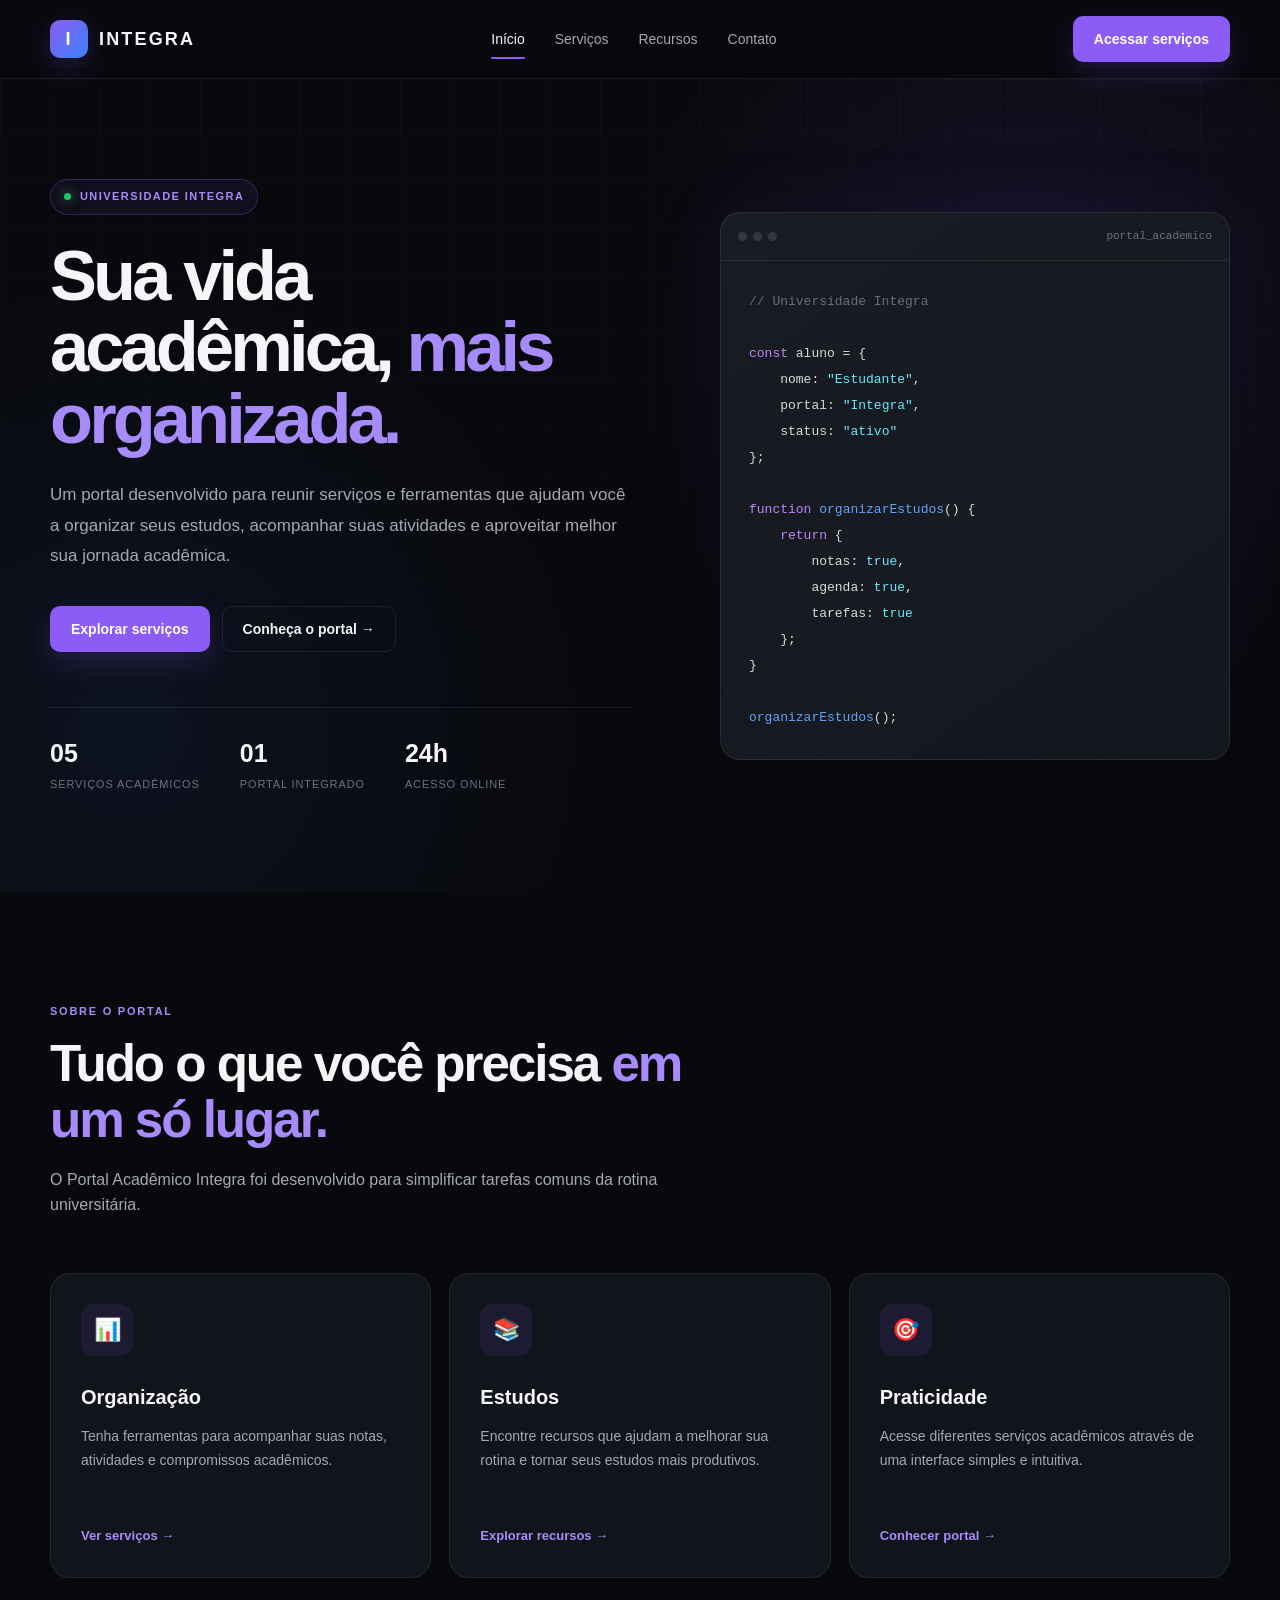
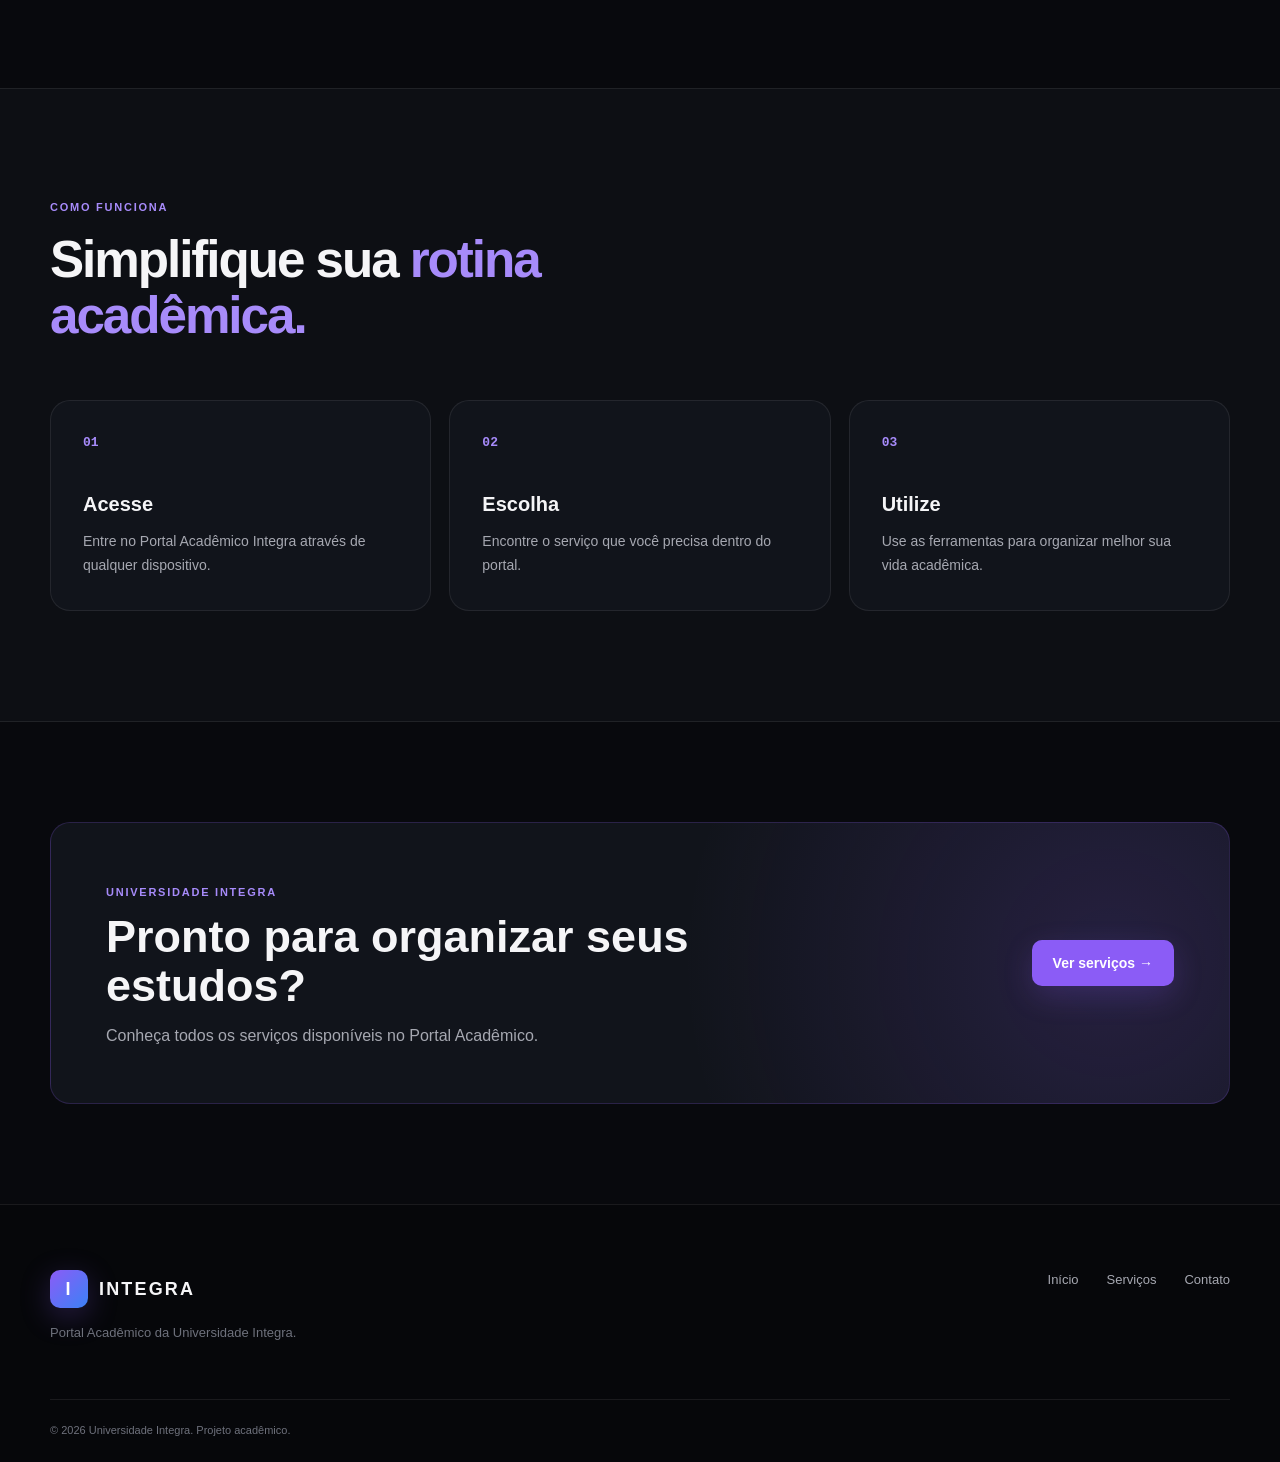
<file: index.html>
<!DOCTYPE html>
<html lang="pt-BR">
<head>
    <meta charset="UTF-8">
    <meta name="viewport" content="width=device-width, initial-scale=1.0">
    <meta name="description" content="Portal Acadêmico da Universidade Integra. Serviços e ferramentas para facilitar sua vida acadêmica.">
    <title>Integra | Portal Acadêmico</title>
    <link rel="stylesheet" href="css/estilo.css">
</head>

<body>

    <!-- HEADER -->
    <header class="header">
        <div class="container nav-container">

            <a href="index.html" class="logo">
                <span class="logo-icon">I</span>
                <span>INTEGRA</span>
            </a>

            <nav class="nav">
                <a href="index.html" class="nav-link active">Início</a>
                <a href="servicos.html" class="nav-link">Serviços</a>
                <a href="servicos.html" class="nav-link">Recursos</a>
                <a href="contato.html" class="nav-link">Contato</a>
            </nav>

            <a href="servicos.html" class="btn btn-primary">
                Acessar serviços
            </a>

        </div>
    </header>

    <!-- HERO -->
    <main>

        <section class="hero">
            <div class="container hero-grid">

                <div class="hero-content">

                    <div class="hero-badge">
                        <span></span>
                        UNIVERSIDADE INTEGRA
                    </div>

                    <h1>
                        Sua vida acadêmica,
                        <span>mais organizada.</span>
                    </h1>

                    <p class="hero-description">
                        Um portal desenvolvido para reunir serviços e ferramentas
                        que ajudam você a organizar seus estudos, acompanhar suas
                        atividades e aproveitar melhor sua jornada acadêmica.
                    </p>

                    <div class="hero-actions">
                        <a href="servicos.html" class="btn btn-primary">
                            Explorar serviços
                        </a>

                        <a href="#sobre" class="btn btn-secondary">
                            Conheça o portal →
                        </a>
                    </div>

                    <div class="hero-stats">

                        <div class="hero-stat">
                            <strong>05</strong>
                            <span>Serviços acadêmicos</span>
                        </div>

                        <div class="hero-stat">
                            <strong>01</strong>
                            <span>Portal integrado</span>
                        </div>

                        <div class="hero-stat">
                            <strong>24h</strong>
                            <span>Acesso online</span>
                        </div>

                    </div>

                </div>

                <!-- VISUAL -->
                <div class="hero-visual">

                    <div class="code-card">

                        <div class="code-header">
                            <div class="code-dots">
                                <span></span>
                                <span></span>
                                <span></span>
                            </div>

                            <span>portal_academico</span>
                        </div>

                        <div class="code-content">

<pre><span class="code-comment">// Universidade Integra</span>

<span class="code-keyword">const</span> aluno = {
    nome: <span class="code-string">"Estudante"</span>,
    portal: <span class="code-string">"Integra"</span>,
    status: <span class="code-string">"ativo"</span>
};

<span class="code-keyword">function</span> <span class="code-function">organizarEstudos</span>() {
    <span class="code-keyword">return</span> {
        notas: <span class="code-string">true</span>,
        agenda: <span class="code-string">true</span>,
        tarefas: <span class="code-string">true</span>
    };
}

<span class="code-function">organizarEstudos</span>();</pre>

                        </div>

                    </div>

                </div>

            </div>
        </section>


        <!-- SOBRE -->
        <section class="section" id="sobre">

            <div class="container">

                <div class="section-label">
                    SOBRE O PORTAL
                </div>

                <div class="section-heading">
                    <h2>
                        Tudo o que você precisa
                        <span>em um só lugar.</span>
                    </h2>

                    <p>
                        O Portal Acadêmico Integra foi desenvolvido para
                        simplificar tarefas comuns da rotina universitária.
                    </p>
                </div>

                <div class="career-grid">

                    <article class="career-card">

                        <div class="career-card-icon">
                            📊
                        </div>

                        <h3>Organização</h3>

                        <p>
                            Tenha ferramentas para acompanhar suas notas,
                            atividades e compromissos acadêmicos.
                        </p>

                        <a href="servicos.html">
                            Ver serviços →
                        </a>

                    </article>


                    <article class="career-card">

                        <div class="career-card-icon">
                            📚
                        </div>

                        <h3>Estudos</h3>

                        <p>
                            Encontre recursos que ajudam a melhorar sua
                            rotina e tornar seus estudos mais produtivos.
                        </p>

                        <a href="servicos.html">
                            Explorar recursos →
                        </a>

                    </article>


                    <article class="career-card">

                        <div class="career-card-icon">
                            🎯
                        </div>

                        <h3>Praticidade</h3>

                        <p>
                            Acesse diferentes serviços acadêmicos através
                            de uma interface simples e intuitiva.
                        </p>

                        <a href="servicos.html">
                            Conhecer portal →
                        </a>

                    </article>

                </div>

            </div>

        </section>


        <!-- COMO FUNCIONA -->
        <section class="process-section section">

            <div class="container">

                <div class="section-label">
                    COMO FUNCIONA
                </div>

                <div class="section-heading">
                    <h2>
                        Simplifique sua
                        <span>rotina acadêmica.</span>
                    </h2>
                </div>

                <div class="process-grid">

                    <div class="process-item">
                        <span class="process-number">01</span>

                        <h3>Acesse</h3>

                        <p>
                            Entre no Portal Acadêmico Integra através
                            de qualquer dispositivo.
                        </p>
                    </div>


                    <div class="process-item">
                        <span class="process-number">02</span>

                        <h3>Escolha</h3>

                        <p>
                            Encontre o serviço que você precisa
                            dentro do portal.
                        </p>
                    </div>


                    <div class="process-item">
                        <span class="process-number">03</span>

                        <h3>Utilize</h3>

                        <p>
                            Use as ferramentas para organizar melhor
                            sua vida acadêmica.
                        </p>
                    </div>

                </div>

            </div>

        </section>


        <!-- CTA -->
        <section class="cta-section">

            <div class="container">

                <div class="cta-card">

                    <div>
                        <span class="section-label">
                            UNIVERSIDADE INTEGRA
                        </span>

                        <h2>
                            Pronto para organizar
                            seus estudos?
                        </h2>

                        <p>
                            Conheça todos os serviços disponíveis no
                            Portal Acadêmico.
                        </p>
                    </div>

                    <a href="servicos.html" class="btn btn-primary">
                        Ver serviços →
                    </a>

                </div>

            </div>

        </section>

    </main>


    <!-- FOOTER -->
    <footer class="footer">

        <div class="container footer-container">

            <div class="footer-brand">

                <a href="index.html" class="logo">
                    <span class="logo-icon">I</span>
                    <span>INTEGRA</span>
                </a>

                <p>
                    Portal Acadêmico da Universidade Integra.
                </p>

            </div>

            <div class="footer-links">

                <a href="index.html">Início</a>
                <a href="servicos.html">Serviços</a>
                <a href="contato.html">Contato</a>

            </div>

        </div>

        <div class="container footer-bottom">
            <p>
                © 2026 Universidade Integra. Projeto acadêmico.
            </p>
        </div>

    </footer>

</body>
</html>
</file>
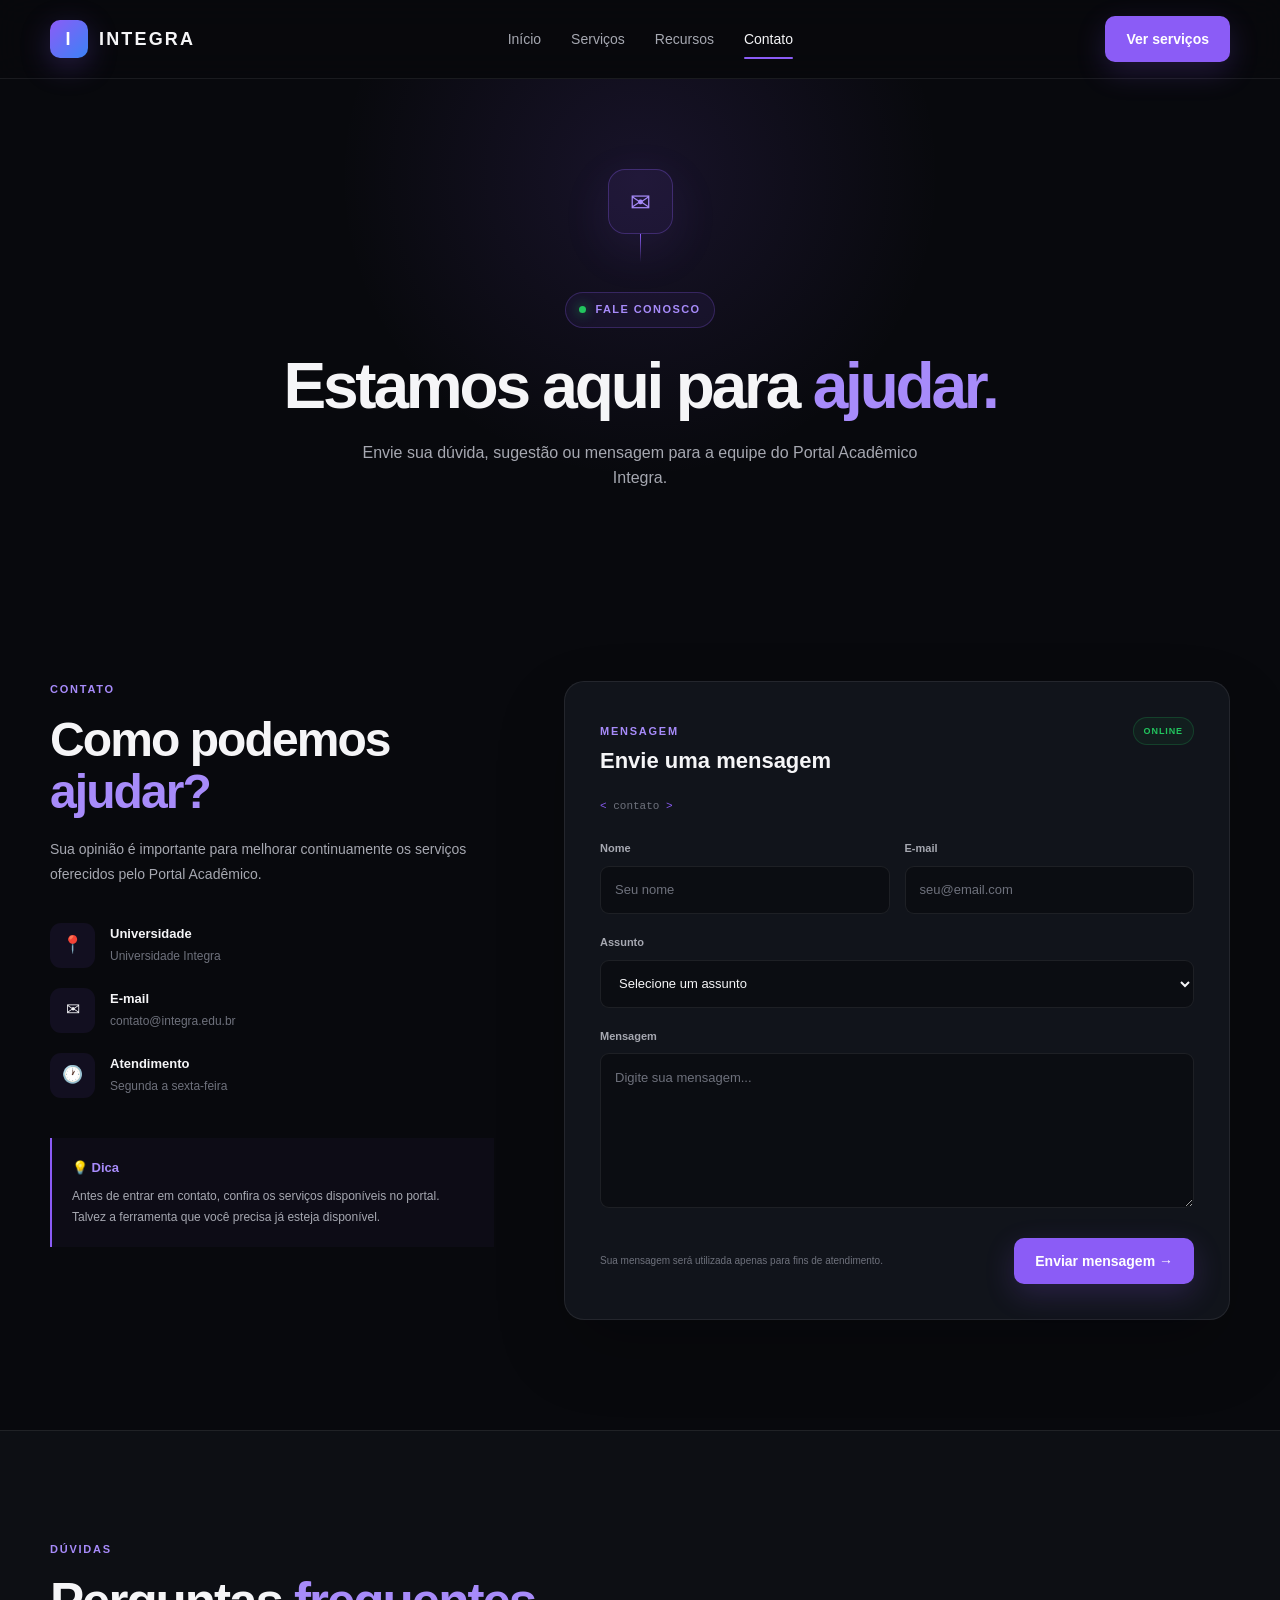
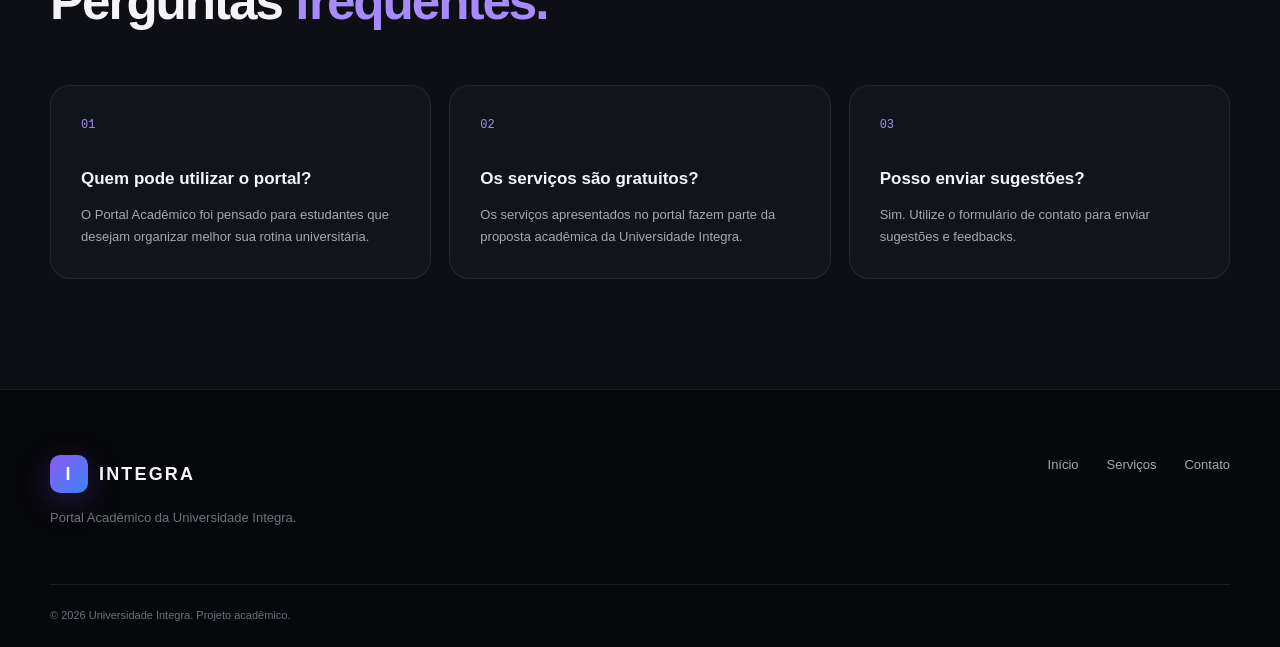
<file: contato.html>
<!DOCTYPE html>
<html lang="pt-BR">

<head>

    <meta charset="UTF-8">

    <meta name="viewport"
          content="width=device-width, initial-scale=1.0">

    <meta name="description"
          content="Entre em contato com a Universidade Integra.">

    <title>Contato | Integra</title>

    <link rel="stylesheet"
          href="css/estilo.css">

</head>

<body>

    <!-- HEADER -->
    <header class="header">

        <div class="container nav-container">

            <a href="index.html" class="logo">
                <span class="logo-icon">I</span>
                <span>INTEGRA</span>
            </a>

            <nav class="nav">

                <a href="index.html"
                   class="nav-link">
                    Início
                </a>

                <a href="servicos.html"
                   class="nav-link">
                    Serviços
                </a>

                <a href="servicos.html"
                   class="nav-link">
                    Recursos
                </a>

                <a href="contato.html"
                   class="nav-link active">
                    Contato
                </a>

            </nav>

            <a href="servicos.html"
               class="btn btn-primary">
                Ver serviços
            </a>

        </div>

    </header>


    <main>

        <!-- HERO CONTATO -->
        <section class="contact-hero">

            <div class="container">

                <div class="contact-hero-symbol">

                    <div class="contact-symbol-box">
                        <span>✉</span>
                    </div>

                    <div class="contact-symbol-line"></div>

                </div>


                <div class="hero-badge">
                    <span></span>
                    FALE CONOSCO
                </div>


                <h1>
                    Estamos aqui para
                    <span>ajudar.</span>
                </h1>


                <p>
                    Envie sua dúvida, sugestão ou mensagem para
                    a equipe do Portal Acadêmico Integra.
                </p>

            </div>

        </section>


        <!-- CONTATO -->
        <section class="contact-section section">

            <div class="container contact-container">


                <!-- INFORMAÇÕES -->
                <div class="contact-info">

                    <div class="section-label">
                        CONTATO
                    </div>

                    <h2>
                        Como podemos
                        <span>ajudar?</span>
                    </h2>

                    <p class="contact-description">
                        Sua opinião é importante para melhorar
                        continuamente os serviços oferecidos
                        pelo Portal Acadêmico.
                    </p>


                    <div class="contact-info-list">

                        <div class="contact-info-item">

                            <div class="contact-info-icon">
                                📍
                            </div>

                            <div>
                                <strong>Universidade</strong>

                                <span>
                                    Universidade Integra
                                </span>
                            </div>

                        </div>


                        <div class="contact-info-item">

                            <div class="contact-info-icon">
                                ✉
                            </div>

                            <div>
                                <strong>E-mail</strong>

                                <span>
                                    contato@integra.edu.br
                                </span>
                            </div>

                        </div>


                        <div class="contact-info-item">

                            <div class="contact-info-icon">
                                🕐
                            </div>

                            <div>
                                <strong>Atendimento</strong>

                                <span>
                                    Segunda a sexta-feira
                                </span>
                            </div>

                        </div>

                    </div>


                    <div class="contact-note">

                        <strong>💡 Dica</strong>

                        <p>
                            Antes de entrar em contato, confira os
                            serviços disponíveis no portal. Talvez
                            a ferramenta que você precisa já esteja
                            disponível.
                        </p>

                    </div>

                </div>


                <!-- FORMULÁRIO -->
                <div class="contact-form-wrapper">

                    <div class="form-header">

                        <div>

                            <span class="section-label">
                                MENSAGEM
                            </span>

                            <h3>
                                Envie uma mensagem
                            </h3>

                        </div>

                        <div class="form-status">
                            ONLINE
                        </div>

                    </div>


                    <div class="form-code">
                        <span>&lt;</span>
                        contato
                        <span>&gt;</span>
                    </div>


                    <form class="contact-form">


                        <div class="form-row">

                            <div class="form-group">

                                <label for="nome">
                                    Nome
                                </label>

                                <input
                                    type="text"
                                    id="nome"
                                    name="nome"
                                    placeholder="Seu nome"
                                    required
                                >

                            </div>


                            <div class="form-group">

                                <label for="email">
                                    E-mail
                                </label>

                                <input
                                    type="email"
                                    id="email"
                                    name="email"
                                    placeholder="seu@email.com"
                                    required
                                >

                            </div>

                        </div>


                        <div class="form-group">

                            <label for="assunto">
                                Assunto
                            </label>

                            <select
                                id="assunto"
                                name="assunto"
                                required
                            >

                                <option value="">
                                    Selecione um assunto
                                </option>

                                <option value="duvida">
                                    Dúvida
                                </option>

                                <option value="sugestao">
                                    Sugestão
                                </option>

                                <option value="problema">
                                    Problema com um serviço
                                </option>

                                <option value="feedback">
                                    Feedback
                                </option>

                                <option value="outro">
                                    Outro assunto
                                </option>

                            </select>

                        </div>


                        <div class="form-group">

                            <label for="mensagem">
                                Mensagem
                            </label>

                            <textarea
                                id="mensagem"
                                name="mensagem"
                                rows="6"
                                placeholder="Digite sua mensagem..."
                                required
                            ></textarea>

                        </div>


                        <div class="form-footer">

                            <span>
                                Sua mensagem será utilizada
                                apenas para fins de atendimento.
                            </span>

                            <button
                                type="submit"
                                class="btn btn-primary"
                            >
                                Enviar mensagem →
                            </button>

                        </div>

                    </form>

                </div>

            </div>

        </section>


        <!-- FAQ -->
        <section class="faq-section section">

            <div class="container">

                <div class="section-label">
                    DÚVIDAS
                </div>

                <div class="section-heading">

                    <h2>
                        Perguntas
                        <span>frequentes.</span>
                    </h2>

                </div>


                <div class="faq-grid">

                    <div class="faq-card">

                        <span class="faq-number">
                            01
                        </span>

                        <h3>
                            Quem pode utilizar o portal?
                        </h3>

                        <p>
                            O Portal Acadêmico foi pensado para
                            estudantes que desejam organizar melhor
                            sua rotina universitária.
                        </p>

                    </div>


                    <div class="faq-card">

                        <span class="faq-number">
                            02
                        </span>

                        <h3>
                            Os serviços são gratuitos?
                        </h3>

                        <p>
                            Os serviços apresentados no portal
                            fazem parte da proposta acadêmica da
                            Universidade Integra.
                        </p>

                    </div>


                    <div class="faq-card">

                        <span class="faq-number">
                            03
                        </span>

                        <h3>
                            Posso enviar sugestões?
                        </h3>

                        <p>
                            Sim. Utilize o formulário de contato
                            para enviar sugestões e feedbacks.
                        </p>

                    </div>

                </div>

            </div>

        </section>

    </main>


    <!-- FOOTER -->
    <footer class="footer">

        <div class="container footer-container">

            <div class="footer-brand">

                <a href="index.html" class="logo">
                    <span class="logo-icon">I</span>
                    <span>INTEGRA</span>
                </a>

                <p>
                    Portal Acadêmico da Universidade Integra.
                </p>

            </div>


            <div class="footer-links">

                <a href="index.html">
                    Início
                </a>

                <a href="servicos.html">
                    Serviços
                </a>

                <a href="contato.html">
                    Contato
                </a>

            </div>

        </div>


        <div class="container footer-bottom">

            <p>
                © 2026 Universidade Integra. Projeto acadêmico.
            </p>

        </div>

    </footer>

</body>
</html>
</file>
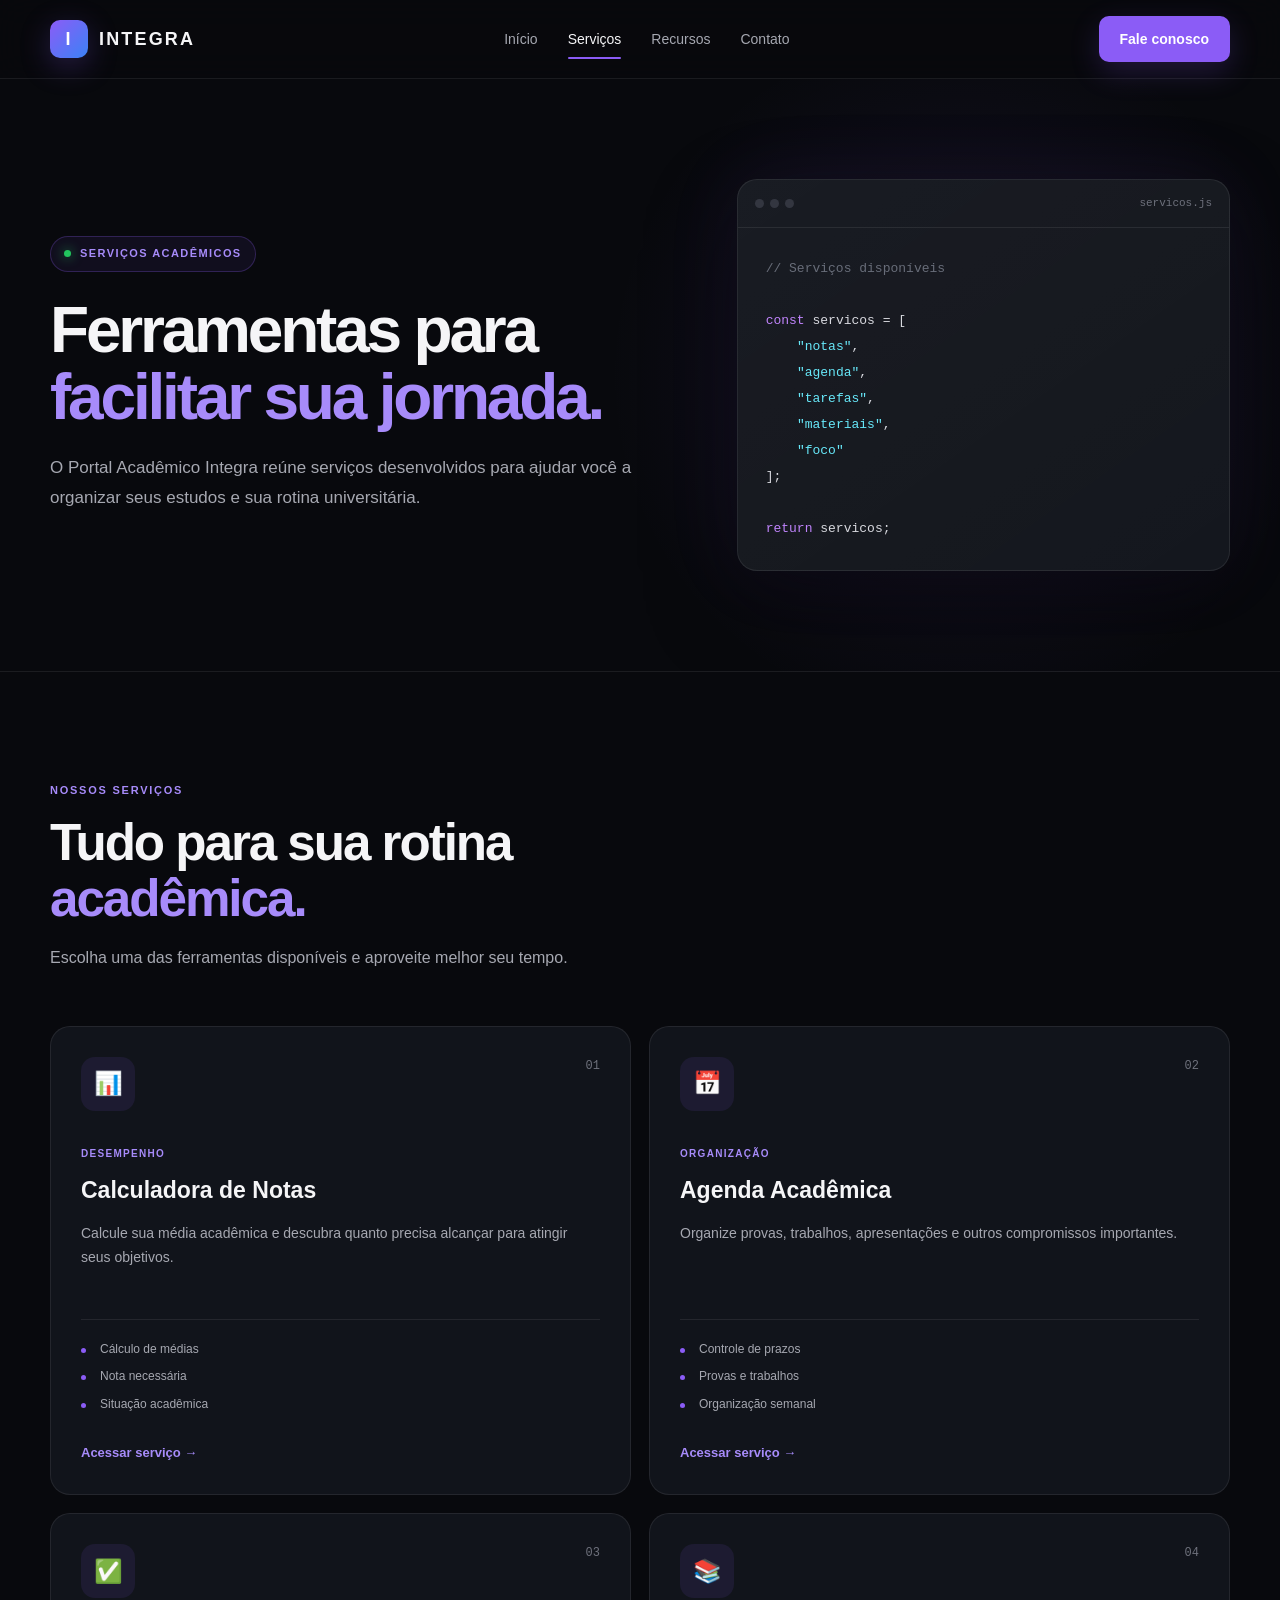
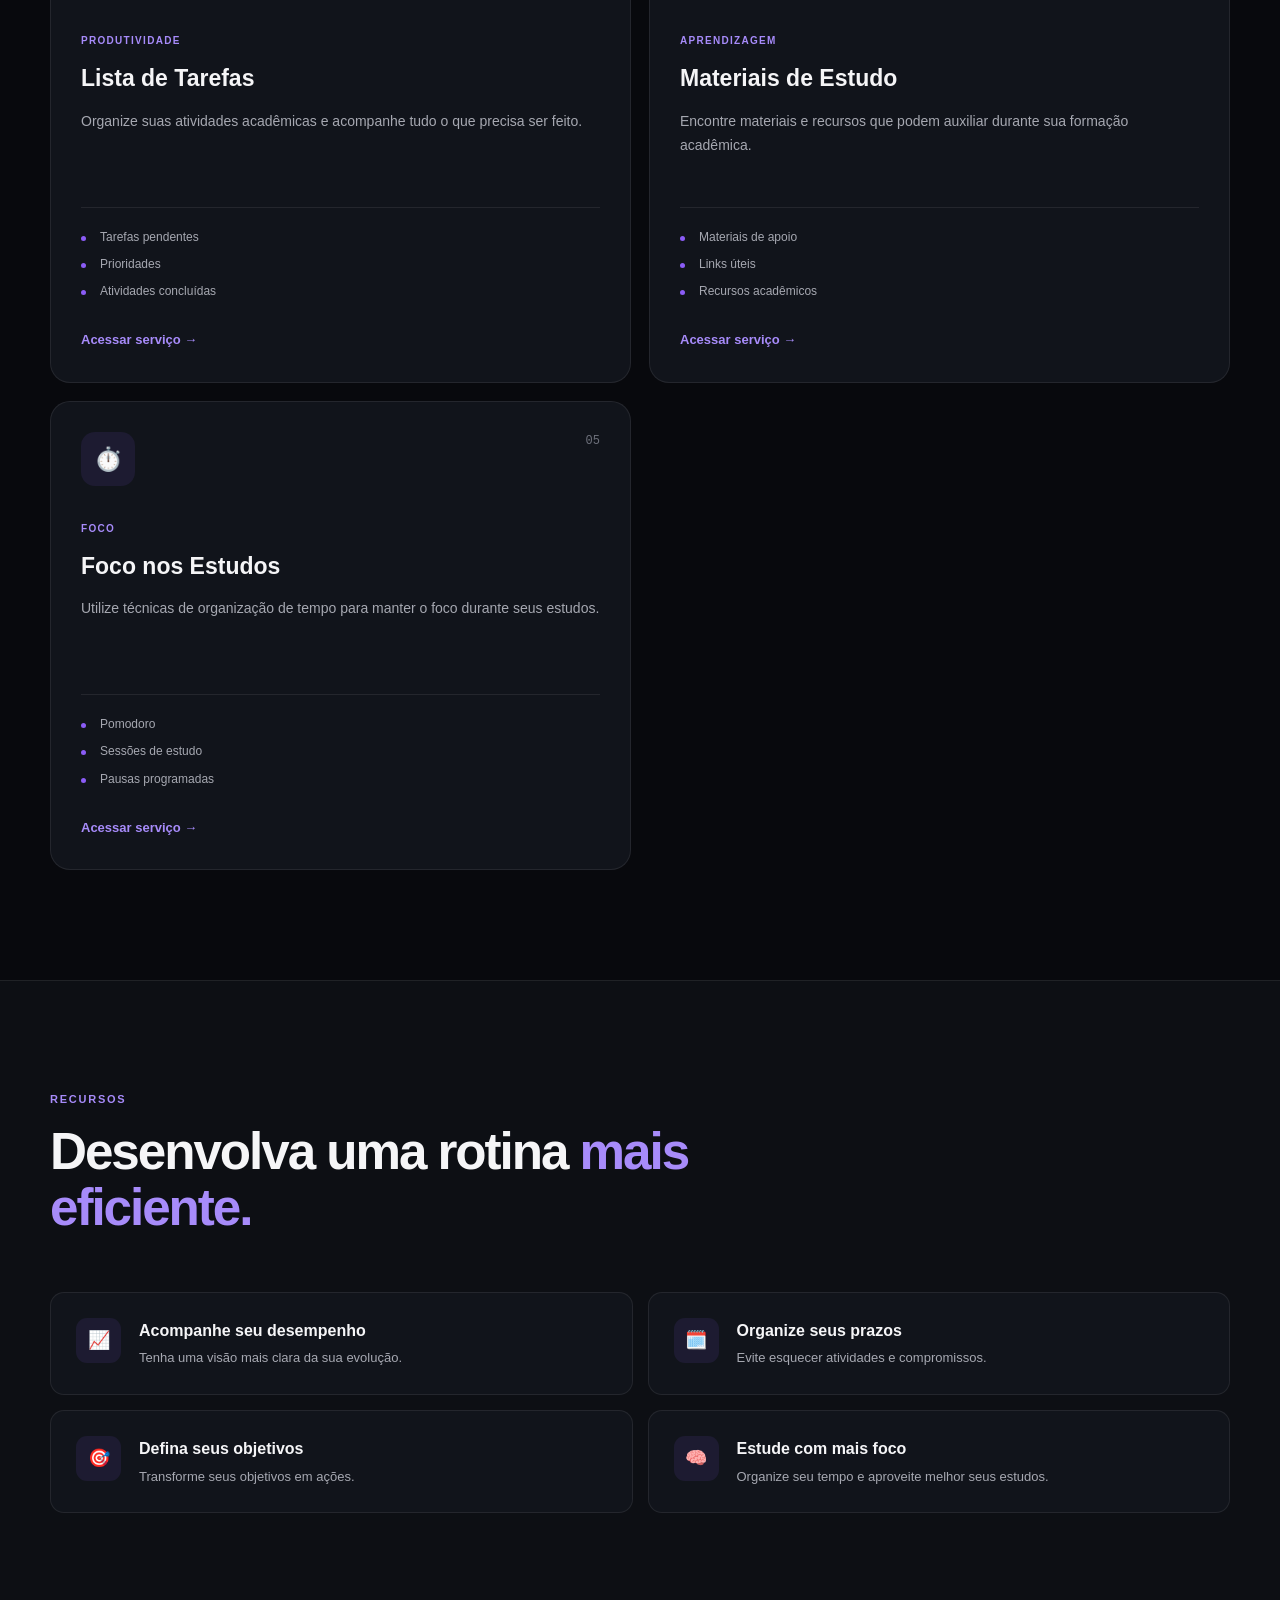
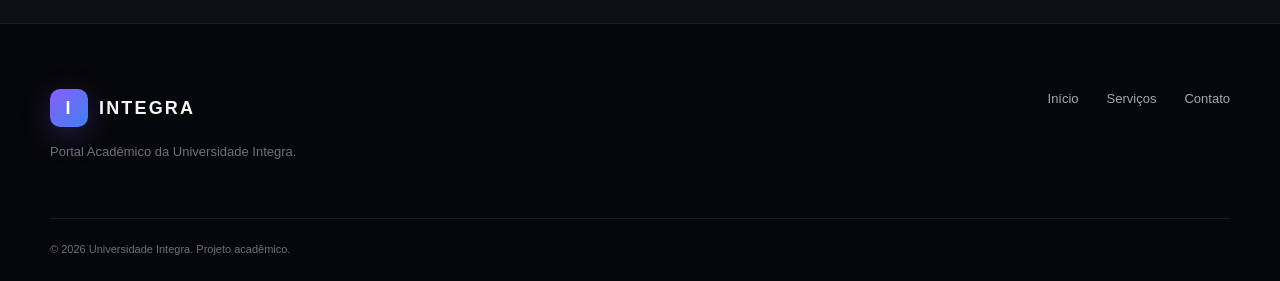
<file: servicos.html>
<!DOCTYPE html>
<html lang="pt-BR">
<head>
    <meta charset="UTF-8">
    <meta name="viewport" content="width=device-width, initial-scale=1.0">

    <meta name="description"
          content="Serviços acadêmicos da Universidade Integra.">

    <title>Serviços | Integra</title>

    <link rel="stylesheet" href="css/estilo.css">
</head>

<body>

    <!-- HEADER -->
    <header class="header">

        <div class="container nav-container">

            <a href="index.html" class="logo">
                <span class="logo-icon">I</span>
                <span>INTEGRA</span>
            </a>

            <nav class="nav">
                <a href="index.html" class="nav-link">Início</a>
                <a href="servicos.html" class="nav-link active">Serviços</a>
                <a href="servicos.html" class="nav-link">Recursos</a>
                <a href="contato.html" class="nav-link">Contato</a>
            </nav>

            <a href="contato.html" class="btn btn-primary">
                Fale conosco
            </a>

        </div>

    </header>


    <main>

        <!-- HERO -->
        <section class="page-hero">

            <div class="container page-hero-grid">

                <div class="page-hero-content">

                    <div class="hero-badge">
                        <span></span>
                        SERVIÇOS ACADÊMICOS
                    </div>

                    <h1>
                        Ferramentas para
                        <span>facilitar sua jornada.</span>
                    </h1>

                    <p>
                        O Portal Acadêmico Integra reúne serviços desenvolvidos
                        para ajudar você a organizar seus estudos e sua rotina
                        universitária.
                    </p>

                </div>

                <div class="page-hero-code">

                    <div class="code-card">

                        <div class="code-header">
                            <div class="code-dots">
                                <span></span>
                                <span></span>
                                <span></span>
                            </div>

                            <span>servicos.js</span>
                        </div>

                        <div class="code-content">

<pre><span class="code-comment">// Serviços disponíveis</span>

<span class="code-keyword">const</span> servicos = [
    <span class="code-string">"notas"</span>,
    <span class="code-string">"agenda"</span>,
    <span class="code-string">"tarefas"</span>,
    <span class="code-string">"materiais"</span>,
    <span class="code-string">"foco"</span>
];

<span class="code-keyword">return</span> servicos;</pre>

                        </div>

                    </div>

                </div>

            </div>

        </section>


        <!-- SERVIÇOS -->
        <section class="services-page-section section">

            <div class="container">

                <div class="section-label">
                    NOSSOS SERVIÇOS
                </div>

                <div class="section-heading">

                    <h2>
                        Tudo para sua rotina
                        <span>acadêmica.</span>
                    </h2>

                    <p>
                        Escolha uma das ferramentas disponíveis
                        e aproveite melhor seu tempo.
                    </p>

                </div>


                <div class="services-list">


                    <!-- SERVIÇO 01 -->
                    <article class="service-card">

                        <div class="service-card-top">

                            <div class="service-icon">
                                📊
                            </div>

                            <span class="service-number">
                                01
                            </span>

                        </div>

                        <div class="service-card-content">

                            <span class="service-tag">
                                DESEMPENHO
                            </span>

                            <h3>
                                Calculadora de Notas
                            </h3>

                            <p>
                                Calcule sua média acadêmica e descubra
                                quanto precisa alcançar para atingir seus
                                objetivos.
                            </p>

                            <ul class="service-features">
                                <li>Cálculo de médias</li>
                                <li>Nota necessária</li>
                                <li>Situação acadêmica</li>
                            </ul>

                            <a href="#" class="service-action">
                                Acessar serviço →
                            </a>

                        </div>

                    </article>


                    <!-- SERVIÇO 02 -->
                    <article class="service-card">

                        <div class="service-card-top">

                            <div class="service-icon">
                                📅
                            </div>

                            <span class="service-number">
                                02
                            </span>

                        </div>

                        <div class="service-card-content">

                            <span class="service-tag">
                                ORGANIZAÇÃO
                            </span>

                            <h3>
                                Agenda Acadêmica
                            </h3>

                            <p>
                                Organize provas, trabalhos, apresentações
                                e outros compromissos importantes.
                            </p>

                            <ul class="service-features">
                                <li>Controle de prazos</li>
                                <li>Provas e trabalhos</li>
                                <li>Organização semanal</li>
                            </ul>

                            <a href="#" class="service-action">
                                Acessar serviço →
                            </a>

                        </div>

                    </article>


                    <!-- SERVIÇO 03 -->
                    <article class="service-card">

                        <div class="service-card-top">

                            <div class="service-icon">
                                ✅
                            </div>

                            <span class="service-number">
                                03
                            </span>

                        </div>

                        <div class="service-card-content">

                            <span class="service-tag">
                                PRODUTIVIDADE
                            </span>

                            <h3>
                                Lista de Tarefas
                            </h3>

                            <p>
                                Organize suas atividades acadêmicas e
                                acompanhe tudo o que precisa ser feito.
                            </p>

                            <ul class="service-features">
                                <li>Tarefas pendentes</li>
                                <li>Prioridades</li>
                                <li>Atividades concluídas</li>
                            </ul>

                            <a href="#" class="service-action">
                                Acessar serviço →
                            </a>

                        </div>

                    </article>


                    <!-- SERVIÇO 04 -->
                    <article class="service-card">

                        <div class="service-card-top">

                            <div class="service-icon">
                                📚
                            </div>

                            <span class="service-number">
                                04
                            </span>

                        </div>

                        <div class="service-card-content">

                            <span class="service-tag">
                                APRENDIZAGEM
                            </span>

                            <h3>
                                Materiais de Estudo
                            </h3>

                            <p>
                                Encontre materiais e recursos que podem
                                auxiliar durante sua formação acadêmica.
                            </p>

                            <ul class="service-features">
                                <li>Materiais de apoio</li>
                                <li>Links úteis</li>
                                <li>Recursos acadêmicos</li>
                            </ul>

                            <a href="#" class="service-action">
                                Acessar serviço →
                            </a>

                        </div>

                    </article>


                    <!-- SERVIÇO 05 -->
                    <article class="service-card">

                        <div class="service-card-top">

                            <div class="service-icon">
                                ⏱️
                            </div>

                            <span class="service-number">
                                05
                            </span>

                        </div>

                        <div class="service-card-content">

                            <span class="service-tag">
                                FOCO
                            </span>

                            <h3>
                                Foco nos Estudos
                            </h3>

                            <p>
                                Utilize técnicas de organização de tempo
                                para manter o foco durante seus estudos.
                            </p>

                            <ul class="service-features">
                                <li>Pomodoro</li>
                                <li>Sessões de estudo</li>
                                <li>Pausas programadas</li>
                            </ul>

                            <a href="#" class="service-action">
                                Acessar serviço →
                            </a>

                        </div>

                    </article>

                </div>

            </div>

        </section>


        <!-- ÁREAS -->
        <section class="areas-section section">

            <div class="container">

                <div class="section-label">
                    RECURSOS
                </div>

                <div class="section-heading">

                    <h2>
                        Desenvolva uma rotina
                        <span>mais eficiente.</span>
                    </h2>

                </div>

                <div class="areas-grid">

                    <div class="area-item">
                        <div class="area-icon">📈</div>

                        <div>
                            <h3>Acompanhe seu desempenho</h3>

                            <p>
                                Tenha uma visão mais clara da sua evolução.
                            </p>
                        </div>
                    </div>


                    <div class="area-item">
                        <div class="area-icon">🗓️</div>

                        <div>
                            <h3>Organize seus prazos</h3>

                            <p>
                                Evite esquecer atividades e compromissos.
                            </p>
                        </div>
                    </div>


                    <div class="area-item">
                        <div class="area-icon">🎯</div>

                        <div>
                            <h3>Defina seus objetivos</h3>

                            <p>
                                Transforme seus objetivos em ações.
                            </p>
                        </div>
                    </div>


                    <div class="area-item">
                        <div class="area-icon">🧠</div>

                        <div>
                            <h3>Estude com mais foco</h3>

                            <p>
                                Organize seu tempo e aproveite melhor seus estudos.
                            </p>
                        </div>
                    </div>

                </div>

            </div>

        </section>

    </main>


    <!-- FOOTER -->
    <footer class="footer">

        <div class="container footer-container">

            <div class="footer-brand">

                <a href="index.html" class="logo">
                    <span class="logo-icon">I</span>
                    <span>INTEGRA</span>
                </a>

                <p>
                    Portal Acadêmico da Universidade Integra.
                </p>

            </div>

            <div class="footer-links">

                <a href="index.html">Início</a>
                <a href="servicos.html">Serviços</a>
                <a href="contato.html">Contato</a>

            </div>

        </div>

        <div class="container footer-bottom">

            <p>
                © 2026 Universidade Integra. Projeto acadêmico.
            </p>

        </div>

    </footer>

</body>
</html>
</file>
<file: css/estilo.css>
/* ============================================================
   INTEGRA — PORTAL ACADÊMICO
   Universidade Integra
   ============================================================ */

/* ============================================================
   RESET
   ============================================================ */

* {
    margin: 0;
    padding: 0;
    box-sizing: border-box;
}

html {
    scroll-behavior: smooth;
}

body {
    font-family: Arial, Helvetica, sans-serif;
    background: #08090d;
    color: #f5f5f7;
    line-height: 1.6;
    overflow-x: hidden;
}

a {
    color: inherit;
    text-decoration: none;
}

button,
input,
textarea,
select {
    font: inherit;
}

button {
    cursor: pointer;
}

img {
    max-width: 100%;
    display: block;
}

/* ============================================================
   VARIÁVEIS
   ============================================================ */

:root {
    --bg: #08090d;
    --bg-secondary: #0d0f14;
    --bg-card: #11141b;
    --bg-card-hover: #151923;

    --border: rgba(255, 255, 255, 0.08);
    --border-hover: rgba(139, 92, 246, 0.45);

    --text: #f5f5f7;
    --text-secondary: #a6a8b1;
    --text-muted: #6e717c;

    --purple: #8b5cf6;
    --purple-light: #a78bfa;
    --purple-dark: #6d28d9;

    --blue: #3b82f6;
    --cyan: #06b6d4;
    --green: #22c55e;
    --orange: #f59e0b;

    --max-width: 1180px;

    --radius-sm: 8px;
    --radius: 14px;
    --radius-lg: 20px;

    --transition: 0.3s ease;
}

/* ============================================================
   CONTAINER
   ============================================================ */

.container {
    width: min(100% - 40px, var(--max-width));
    margin: 0 auto;
}

/* ============================================================
   HEADER
   ============================================================ */

.header {
    position: relative;
    z-index: 100;
    width: 100%;
    background: rgba(8, 9, 13, 0.88);
    border-bottom: 1px solid var(--border);
    backdrop-filter: blur(16px);
}

.nav-container {
    min-height: 78px;
    display: flex;
    align-items: center;
    justify-content: space-between;
    gap: 30px;
}

/* ============================================================
   LOGO
   ============================================================ */

.logo {
    display: inline-flex;
    align-items: center;
    gap: 11px;
    font-size: 18px;
    font-weight: 800;
    letter-spacing: 0.12em;
    color: var(--text);
}

.logo-icon {
    width: 38px;
    height: 38px;
    display: grid;
    place-items: center;
    border-radius: 10px;

    background: linear-gradient(
        135deg,
        var(--purple),
        var(--blue)
    );

    color: white;
    font-size: 18px;
    font-weight: 900;

    box-shadow:
        0 8px 30px rgba(139, 92, 246, 0.25);
}

/* ============================================================
   NAVEGAÇÃO
   ============================================================ */

.nav {
    display: flex;
    align-items: center;
    gap: 30px;
}

.nav-link {
    position: relative;
    color: var(--text-secondary);
    font-size: 14px;
    font-weight: 500;
    transition: var(--transition);
}

.nav-link:hover,
.nav-link.active {
    color: var(--text);
}

.nav-link.active::after {
    content: "";
    position: absolute;
    left: 0;
    right: 0;
    bottom: -9px;
    height: 2px;
    border-radius: 10px;
    background: var(--purple);
}

/* ============================================================
   BOTÕES
   ============================================================ */

.btn {
    min-height: 46px;
    padding: 0 20px;

    display: inline-flex;
    align-items: center;
    justify-content: center;

    border-radius: 10px;
    border: 1px solid transparent;

    font-size: 14px;
    font-weight: 700;

    transition:
        transform var(--transition),
        background var(--transition),
        border-color var(--transition),
        box-shadow var(--transition);
}

.btn:hover {
    transform: translateY(-2px);
}

.btn-primary {
    background: var(--purple);
    color: white;

    box-shadow:
        0 10px 30px rgba(139, 92, 246, 0.2);
}

.btn-primary:hover {
    background: var(--purple-dark);

    box-shadow:
        0 14px 35px rgba(139, 92, 246, 0.3);
}

.btn-secondary {
    background: transparent;
    border-color: var(--border);
    color: var(--text);
}

.btn-secondary:hover {
    border-color: var(--border-hover);
    background: rgba(139, 92, 246, 0.05);
}

/* ============================================================
   HERO
   ============================================================ */

.hero {
    position: relative;
    min-height: 680px;
    display: flex;
    align-items: center;

    overflow: hidden;

    background:
        radial-gradient(
            circle at 80% 30%,
            rgba(139, 92, 246, 0.13),
            transparent 35%
        ),
        radial-gradient(
            circle at 10% 80%,
            rgba(59, 130, 246, 0.08),
            transparent 35%
        );
}

.hero::before {
    content: "";
    position: absolute;
    inset: 0;

    background-image:
        linear-gradient(
            rgba(255, 255, 255, 0.025) 1px,
            transparent 1px
        ),
        linear-gradient(
            90deg,
            rgba(255, 255, 255, 0.025) 1px,
            transparent 1px
        );

    background-size: 50px 50px;

    mask-image: linear-gradient(
        to bottom,
        black,
        transparent 90%
    );

    pointer-events: none;
}

.hero-grid {
    position: relative;
    z-index: 1;

    display: grid;
    grid-template-columns: 1.05fr 0.95fr;
    align-items: center;
    gap: 70px;

    padding: 100px 0;
}

.hero-content {
    max-width: 650px;
}

.hero-badge {
    width: fit-content;

    display: inline-flex;
    align-items: center;
    gap: 9px;

    margin-bottom: 25px;
    padding: 8px 13px;

    border: 1px solid rgba(139, 92, 246, 0.25);
    border-radius: 100px;

    background: rgba(139, 92, 246, 0.07);

    color: var(--purple-light);

    font-size: 11px;
    font-weight: 800;
    letter-spacing: 0.13em;
}

.hero-badge span {
    width: 7px;
    height: 7px;

    border-radius: 50%;
    background: var(--green);

    box-shadow:
        0 0 12px rgba(34, 197, 94, 0.8);
}

.hero h1 {
    max-width: 720px;

    font-size: clamp(42px, 5.5vw, 76px);
    line-height: 1.02;
    letter-spacing: -0.055em;

    margin-bottom: 25px;
}

.hero h1 span,
.section-heading h2 span,
.contact-hero h1 span,
.page-hero h1 span,
.contact-info h2 span {
    color: var(--purple-light);
}

.hero-description {
    max-width: 600px;

    color: var(--text-secondary);
    font-size: 17px;
    line-height: 1.8;

    margin-bottom: 34px;
}

.hero-actions {
    display: flex;
    flex-wrap: wrap;
    gap: 12px;
}

.hero-stats {
    display: flex;
    gap: 40px;

    margin-top: 55px;
    padding-top: 25px;

    border-top: 1px solid var(--border);
}

.hero-stat {
    display: flex;
    flex-direction: column;
    gap: 3px;
}

.hero-stat strong {
    font-size: 25px;
    color: var(--text);
}

.hero-stat span {
    color: var(--text-muted);
    font-size: 11px;
    text-transform: uppercase;
    letter-spacing: 0.08em;
}

/* ============================================================
   CODE CARD
   ============================================================ */

.hero-visual {
    display: flex;
    justify-content: flex-end;
}

.code-card {
    width: 100%;
    max-width: 510px;

    overflow: hidden;

    border: 1px solid var(--border);
    border-radius: var(--radius-lg);

    background:
        linear-gradient(
            145deg,
            rgba(255, 255, 255, 0.035),
            rgba(255, 255, 255, 0.01)
        ),
        var(--bg-card);

    box-shadow:
        0 35px 90px rgba(0, 0, 0, 0.4),
        0 0 80px rgba(139, 92, 246, 0.08);
}

.code-header {
    height: 48px;

    display: flex;
    align-items: center;
    justify-content: space-between;

    padding: 0 17px;

    border-bottom: 1px solid var(--border);

    color: var(--text-muted);
    font-family: monospace;
    font-size: 11px;
}

.code-dots {
    display: flex;
    gap: 6px;
}

.code-dots span {
    width: 9px;
    height: 9px;
    border-radius: 50%;
    background: #333640;
}

.code-content {
    padding: 28px;

    overflow-x: auto;
}

.code-content pre {
    font-family: "Courier New", monospace;
    font-size: 13px;
    line-height: 2;
    color: #d8d9df;
}

.code-comment {
    color: #686d79;
}

.code-keyword {
    color: #c084fc;
}

.code-string {
    color: #67e8f9;
}

.code-function {
    color: #60a5fa;
}

/* ============================================================
   SECTIONS
   ============================================================ */

.section {
    padding: 110px 0;
}

.section-label {
    margin-bottom: 15px;

    color: var(--purple-light);

    font-size: 11px;
    font-weight: 800;
    letter-spacing: 0.16em;
}

.section-heading {
    max-width: 700px;
    margin-bottom: 55px;
}

.section-heading h2 {
    font-size: clamp(32px, 4vw, 52px);
    line-height: 1.1;
    letter-spacing: -0.04em;

    margin-bottom: 18px;
}

.section-heading p {
    color: var(--text-secondary);
    font-size: 16px;
}

/* ============================================================
   CARDS DA HOME
   ============================================================ */

.career-grid {
    display: grid;
    grid-template-columns: repeat(3, 1fr);
    gap: 18px;
}

.career-card {
    padding: 30px;

    border: 1px solid var(--border);
    border-radius: var(--radius-lg);

    background: var(--bg-card);

    transition:
        transform var(--transition),
        border-color var(--transition),
        background var(--transition);
}

.career-card:hover {
    transform: translateY(-5px);
    border-color: var(--border-hover);
    background: var(--bg-card-hover);
}

.career-card-icon {
    width: 52px;
    height: 52px;

    display: grid;
    place-items: center;

    margin-bottom: 25px;

    border-radius: 13px;

    background: rgba(139, 92, 246, 0.1);

    font-size: 22px;
}

.career-card h3 {
    margin-bottom: 12px;

    font-size: 20px;
}

.career-card p {
    min-height: 75px;

    color: var(--text-secondary);
    font-size: 14px;
    line-height: 1.7;

    margin-bottom: 22px;
}

.career-card a {
    color: var(--purple-light);

    font-size: 13px;
    font-weight: 700;
}

.career-card a:hover {
    color: white;
}

/* ============================================================
   PROCESSO
   ============================================================ */

.process-section {
    background: var(--bg-secondary);

    border-top: 1px solid var(--border);
    border-bottom: 1px solid var(--border);
}

.process-grid {
    display: grid;
    grid-template-columns: repeat(3, 1fr);
    gap: 18px;
}

.process-item {
    position: relative;

    padding: 32px;

    border: 1px solid var(--border);
    border-radius: var(--radius-lg);

    background: var(--bg-card);
}

.process-number {
    display: block;

    margin-bottom: 35px;

    color: var(--purple-light);

    font-family: monospace;
    font-size: 13px;
    font-weight: 700;
}

.process-item h3 {
    margin-bottom: 10px;
    font-size: 20px;
}

.process-item p {
    color: var(--text-secondary);
    font-size: 14px;
    line-height: 1.7;
}

/* ============================================================
   CTA
   ============================================================ */

.cta-section {
    padding: 100px 0;
}

.cta-card {
    position: relative;

    display: flex;
    align-items: center;
    justify-content: space-between;
    gap: 40px;

    padding: 55px;

    overflow: hidden;

    border: 1px solid rgba(139, 92, 246, 0.2);
    border-radius: var(--radius-lg);

    background:
        radial-gradient(
            circle at 90% 50%,
            rgba(139, 92, 246, 0.17),
            transparent 40%
        ),
        var(--bg-card);
}

.cta-card h2 {
    max-width: 650px;

    margin: 8px 0 12px;

    font-size: clamp(28px, 4vw, 45px);
    line-height: 1.1;
}

.cta-card p {
    color: var(--text-secondary);
}

/* ============================================================
   FOOTER
   ============================================================ */

.footer {
    padding-top: 65px;

    border-top: 1px solid var(--border);

    background: #06070a;
}

.footer-container {
    display: flex;
    justify-content: space-between;
    gap: 50px;
}

.footer-brand p {
    max-width: 280px;

    margin-top: 15px;

    color: var(--text-muted);
    font-size: 13px;
}

.footer-links {
    display: flex;
    align-items: flex-start;
    gap: 28px;
}

.footer-links a {
    color: var(--text-secondary);
    font-size: 13px;

    transition: color var(--transition);
}

.footer-links a:hover {
    color: white;
}

.footer-bottom {
    margin-top: 55px;
    padding: 22px 0;

    border-top: 1px solid var(--border);

    color: var(--text-muted);
    font-size: 11px;
}

/* ============================================================
   HERO DAS PÁGINAS INTERNAS
   ============================================================ */

.page-hero {
    position: relative;

    padding: 100px 0;

    overflow: hidden;

    border-bottom: 1px solid var(--border);

    background:
        radial-gradient(
            circle at 75% 50%,
            rgba(139, 92, 246, 0.1),
            transparent 35%
        );
}

.page-hero-grid {
    display: grid;
    grid-template-columns: 1fr 0.8fr;

    align-items: center;

    gap: 70px;
}

.page-hero-content {
    max-width: 680px;
}

.page-hero h1 {
    margin-bottom: 22px;

    font-size: clamp(40px, 5vw, 66px);
    line-height: 1.05;
    letter-spacing: -0.05em;
}

.page-hero-content p {
    max-width: 620px;

    color: var(--text-secondary);

    font-size: 17px;
    line-height: 1.8;
}

.page-hero-code {
    display: flex;
    justify-content: flex-end;
}

/* ============================================================
   SERVIÇOS
   ============================================================ */

.services-page-section {
    background: var(--bg);
}

.services-list {
    display: grid;
    grid-template-columns: repeat(2, 1fr);
    gap: 18px;
}

.service-card {
    padding: 30px;

    border: 1px solid var(--border);
    border-radius: var(--radius-lg);

    background: var(--bg-card);

    transition:
        transform var(--transition),
        border-color var(--transition),
        background var(--transition);
}

.service-card:hover {
    transform: translateY(-5px);

    border-color: var(--border-hover);

    background: var(--bg-card-hover);
}

.service-card-top {
    display: flex;
    justify-content: space-between;
    align-items: flex-start;

    margin-bottom: 28px;
}

.service-icon {
    width: 54px;
    height: 54px;

    display: grid;
    place-items: center;

    border-radius: 14px;

    background: rgba(139, 92, 246, 0.1);

    font-size: 23px;
}

.service-number {
    color: var(--text-muted);

    font-family: monospace;
    font-size: 12px;
}

.service-card-content h3 {
    margin: 8px 0 13px;

    font-size: 23px;
}

.service-card-content p {
    min-height: 72px;

    color: var(--text-secondary);

    font-size: 14px;
    line-height: 1.7;
}

.service-tag {
    color: var(--purple-light);

    font-size: 10px;
    font-weight: 800;
    letter-spacing: 0.13em;
}

.service-features {
    display: flex;
    flex-direction: column;
    gap: 8px;

    margin: 25px 0;

    padding-top: 20px;

    border-top: 1px solid var(--border);

    list-style: none;
}

.service-features li {
    position: relative;

    padding-left: 19px;

    color: var(--text-secondary);

    font-size: 12px;
}

.service-features li::before {
    content: "";

    position: absolute;
    left: 0;
    top: 8px;

    width: 5px;
    height: 5px;

    border-radius: 50%;

    background: var(--purple);
}

.service-action {
    color: var(--purple-light);

    font-size: 13px;
    font-weight: 700;

    transition: color var(--transition);
}

.service-action:hover {
    color: white;
}

/* ============================================================
   ÁREAS / RECURSOS
   ============================================================ */

.areas-section {
    background: var(--bg-secondary);

    border-top: 1px solid var(--border);
}

.areas-grid {
    display: grid;
    grid-template-columns: repeat(2, 1fr);
    gap: 15px;
}

.area-item {
    display: flex;
    align-items: flex-start;
    gap: 18px;

    padding: 25px;

    border: 1px solid var(--border);
    border-radius: var(--radius);

    background: var(--bg-card);
}

.area-icon {
    width: 45px;
    height: 45px;

    flex-shrink: 0;

    display: grid;
    place-items: center;

    border-radius: 11px;

    background: rgba(139, 92, 246, 0.1);

    font-size: 18px;
}

.area-item h3 {
    margin-bottom: 5px;

    font-size: 16px;
}

.area-item p {
    color: var(--text-secondary);

    font-size: 13px;
}

/* ============================================================
   CONTATO — HERO
   ============================================================ */

.contact-hero {
    position: relative;

    padding: 90px 0 80px;

    text-align: center;

    overflow: hidden;

    background:
        radial-gradient(
            circle at 50% 20%,
            rgba(139, 92, 246, 0.12),
            transparent 40%
        );
}

.contact-hero .container {
    display: flex;
    flex-direction: column;
    align-items: center;
}

.contact-hero-symbol {
    display: flex;
    flex-direction: column;
    align-items: center;

    margin-bottom: 30px;
}

.contact-symbol-box {
    width: 65px;
    height: 65px;

    display: grid;
    place-items: center;

    border: 1px solid rgba(139, 92, 246, 0.3);
    border-radius: 17px;

    background: rgba(139, 92, 246, 0.08);

    color: var(--purple-light);

    font-size: 25px;

    box-shadow:
        0 15px 50px rgba(139, 92, 246, 0.1);
}

.contact-symbol-line {
    width: 1px;
    height: 28px;

    background: linear-gradient(
        to bottom,
        var(--purple),
        transparent
    );
}

.contact-hero h1 {
    max-width: 800px;

    margin-bottom: 20px;

    font-size: clamp(40px, 5vw, 65px);
    line-height: 1.05;

    letter-spacing: -0.05em;
}

.contact-hero p {
    max-width: 600px;

    color: var(--text-secondary);

    font-size: 16px;
}

/* ============================================================
   CONTATO — CONTEÚDO
   ============================================================ */

.contact-section {
    background: var(--bg);
}

.contact-container {
    display: grid;
    grid-template-columns: 0.8fr 1.2fr;

    gap: 70px;

    align-items: start;
}

.contact-info h2 {
    margin-bottom: 18px;

    font-size: clamp(32px, 4vw, 48px);
    line-height: 1.1;

    letter-spacing: -0.04em;
}

.contact-description {
    max-width: 480px;

    color: var(--text-secondary);

    font-size: 14px;
    line-height: 1.8;

    margin-bottom: 35px;
}

.contact-info-list {
    display: flex;
    flex-direction: column;
    gap: 20px;
}

.contact-info-item {
    display: flex;
    align-items: center;
    gap: 15px;
}

.contact-info-icon {
    width: 45px;
    height: 45px;

    flex-shrink: 0;

    display: grid;
    place-items: center;

    border-radius: 11px;

    background: rgba(139, 92, 246, 0.08);

    font-size: 17px;
}

.contact-info-item div:last-child {
    display: flex;
    flex-direction: column;
}

.contact-info-item strong {
    margin-bottom: 2px;

    font-size: 13px;
}

.contact-info-item span {
    color: var(--text-muted);

    font-size: 12px;
}

.contact-note {
    margin-top: 40px;
    padding: 20px;

    border-left: 2px solid var(--purple);

    background: rgba(139, 92, 246, 0.04);
}

.contact-note strong {
    display: block;

    margin-bottom: 8px;

    color: var(--purple-light);

    font-size: 13px;
}

.contact-note p {
    color: var(--text-secondary);

    font-size: 12px;
    line-height: 1.7;
}

/* ============================================================
   FORMULÁRIO
   ============================================================ */

.contact-form-wrapper {
    padding: 35px;

    border: 1px solid var(--border);
    border-radius: var(--radius-lg);

    background: var(--bg-card);

    box-shadow:
        0 30px 70px rgba(0, 0, 0, 0.2);
}

.form-header {
    display: flex;
    justify-content: space-between;
    align-items: flex-start;

    margin-bottom: 20px;
}

.form-header h3 {
    font-size: 22px;
}

.form-status {
    padding: 6px 10px;

    border: 1px solid rgba(34, 197, 94, 0.2);
    border-radius: 100px;

    background: rgba(34, 197, 94, 0.06);

    color: var(--green);

    font-size: 9px;
    font-weight: 800;
    letter-spacing: 0.1em;
}

.form-code {
    margin-bottom: 25px;

    color: var(--text-muted);

    font-family: monospace;
    font-size: 11px;
}

.form-code span {
    color: var(--purple);
}

.contact-form {
    display: flex;
    flex-direction: column;
    gap: 20px;
}

.form-row {
    display: grid;
    grid-template-columns: repeat(2, 1fr);
    gap: 15px;
}

.form-group {
    display: flex;
    flex-direction: column;
    gap: 8px;
}

.form-group label {
    color: var(--text-secondary);

    font-size: 11px;
    font-weight: 700;
}

.form-group input,
.form-group select,
.form-group textarea {
    width: 100%;

    border: 1px solid var(--border);
    border-radius: 9px;

    outline: none;

    background: #0b0d12;
    color: var(--text);

    font-size: 13px;

    transition:
        border-color var(--transition),
        box-shadow var(--transition);
}

.form-group input,
.form-group select {
    height: 48px;
    padding: 0 14px;
}

.form-group textarea {
    min-height: 145px;
    padding: 14px;

    resize: vertical;
}

.form-group input::placeholder,
.form-group textarea::placeholder {
    color: var(--text-muted);
}

.form-group input:focus,
.form-group select:focus,
.form-group textarea:focus {
    border-color: var(--purple);

    box-shadow:
        0 0 0 3px rgba(139, 92, 246, 0.08);
}

.form-footer {
    display: flex;
    align-items: center;
    justify-content: space-between;

    gap: 20px;

    padding-top: 10px;
}

.form-footer > span {
    max-width: 300px;

    color: var(--text-muted);

    font-size: 10px;
    line-height: 1.6;
}

/* ============================================================
   FAQ
   ============================================================ */

.faq-section {
    background: var(--bg-secondary);

    border-top: 1px solid var(--border);
}

.faq-grid {
    display: grid;
    grid-template-columns: repeat(3, 1fr);
    gap: 18px;
}

.faq-card {
    position: relative;

    padding: 30px;

    border: 1px solid var(--border);
    border-radius: var(--radius-lg);

    background: var(--bg-card);
}

.faq-number {
    display: block;

    margin-bottom: 30px;

    color: var(--purple-light);

    font-family: monospace;
    font-size: 12px;
}

.faq-card h3 {
    margin-bottom: 12px;

    font-size: 17px;
}

.faq-card p {
    color: var(--text-secondary);

    font-size: 13px;
    line-height: 1.7;
}

/* ============================================================
   RESPONSIVIDADE — 1000px
   ============================================================ */

@media (max-width: 1000px) {

    .nav {
        gap: 18px;
    }

    .hero-grid,
    .page-hero-grid {
        grid-template-columns: 1fr;
        gap: 50px;
    }

    .hero-content {
        max-width: 750px;
    }

    .hero-visual,
    .page-hero-code {
        justify-content: flex-start;
    }

    .career-grid {
        grid-template-columns: repeat(2, 1fr);
    }

    .services-list {
        grid-template-columns: 1fr;
    }

    .contact-container {
        grid-template-columns: 1fr;
        gap: 50px;
    }

    .faq-grid {
        grid-template-columns: 1fr;
    }

}

/* ============================================================
   RESPONSIVIDADE — 760px
   ============================================================ */

@media (max-width: 760px) {

    .container {
        width: min(100% - 30px, var(--max-width));
    }

    .nav-container {
        min-height: 70px;
    }

    .nav {
        display: none;
    }

    .nav-container > .btn {
        display: none;
    }

    .hero {
        min-height: auto;
    }

    .hero-grid {
        padding: 80px 0;
    }

    .hero h1 {
        font-size: clamp(40px, 11vw, 60px);
    }

    .hero-description {
        font-size: 15px;
    }

    .hero-stats {
        flex-wrap: wrap;
        gap: 25px;
    }

    .section {
        padding: 80px 0;
    }

    .career-grid,
    .areas-grid {
        grid-template-columns: 1fr;
    }

    .process-grid {
        grid-template-columns: 1fr;
    }

    .cta-card {
        flex-direction: column;
        align-items: flex-start;

        padding: 35px;
    }

    .footer-container {
        flex-direction: column;
    }

    .footer-links {
        flex-wrap: wrap;
    }

    .page-hero {
        padding: 75px 0;
    }

    .page-hero h1 {
        font-size: clamp(38px, 10vw, 55px);
    }

    .contact-hero {
        padding: 70px 0;
    }

    .form-row {
        grid-template-columns: 1fr;
    }

    .form-footer {
        flex-direction: column;
        align-items: flex-start;
    }

    .form-footer > span {
        max-width: none;
    }

}

/* ============================================================
   RESPONSIVIDADE — 430px
   ============================================================ */

@media (max-width: 430px) {

    .container {
        width: min(100% - 24px, var(--max-width));
    }

    .logo {
        font-size: 15px;
    }

    .logo-icon {
        width: 34px;
        height: 34px;
    }

    .hero-grid {
        padding: 65px 0;
    }

    .hero h1 {
        font-size: 39px;
    }

    .hero-description {
        font-size: 14px;
    }

    .hero-actions {
        flex-direction: column;
    }

    .hero-actions .btn {
        width: 100%;
    }

    .hero-stats {
        display: grid;
        grid-template-columns: repeat(2, 1fr);
    }

    .code-content {
        padding: 20px;
    }

    .code-content pre {
        font-size: 11px;
    }

    .section {
        padding: 65px 0;
    }

    .section-heading {
        margin-bottom: 35px;
    }

    .section-heading h2 {
        font-size: 34px;
    }

    .career-card,
    .service-card,
    .faq-card {
        padding: 24px;
    }

    .page-hero {
        padding: 60px 0;
    }

    .page-hero h1 {
        font-size: 38px;
    }

    .contact-form-wrapper {
        padding: 23px;
    }

    .contact-hero h1 {
        font-size: 39px;
    }

    .contact-info h2 {
        font-size: 34px;
    }

    .cta-card {
        padding: 28px;
    }

}
</file>
